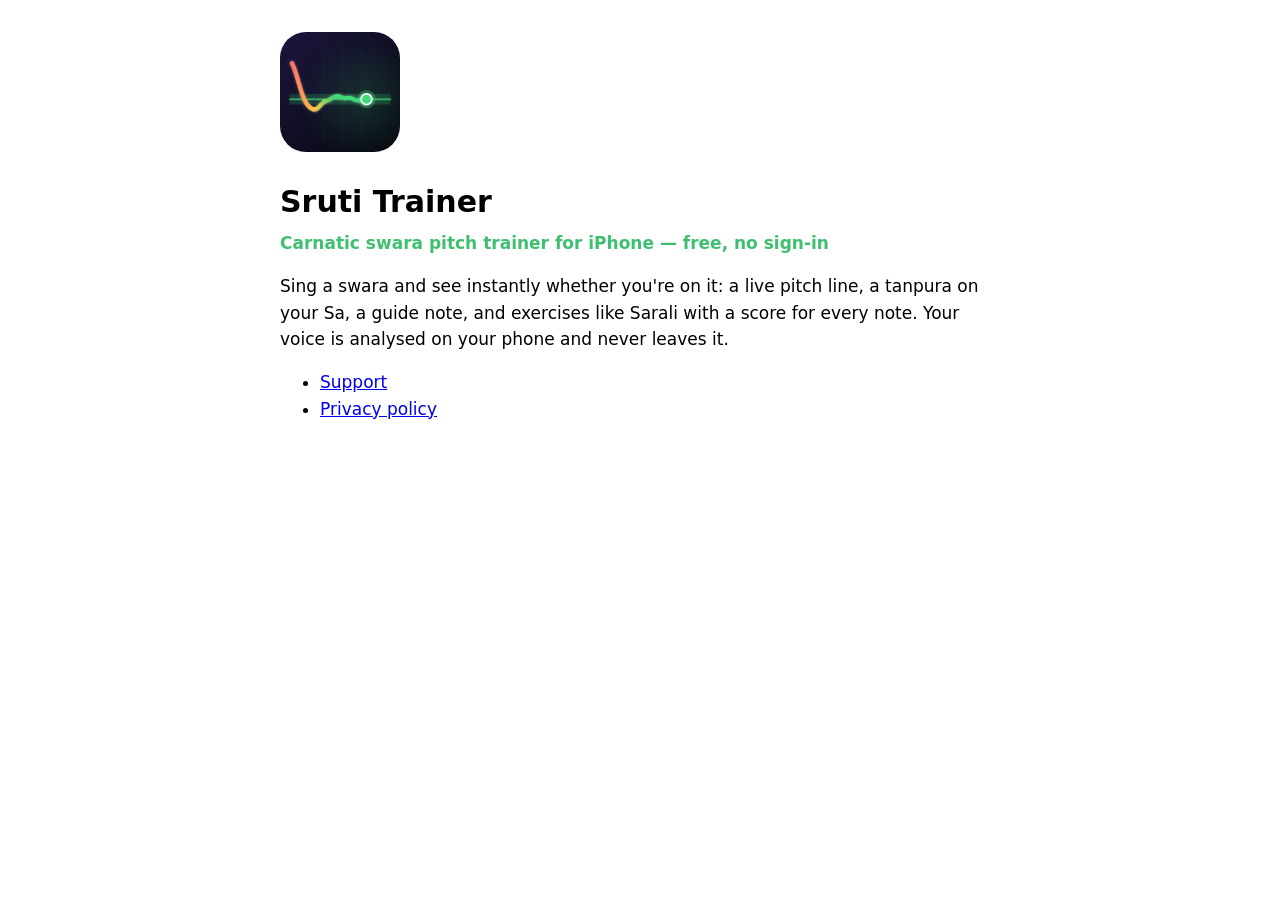
<file: index.html>
<!doctype html>
<html lang="en">
<head>
<meta charset="utf-8">
<meta name="viewport" content="width=device-width, initial-scale=1">
<title>Sruti Trainer</title>
<style>
  :root { color-scheme: light dark; }
  body { font: 17px/1.55 -apple-system, system-ui, sans-serif; max-width: 720px; margin: 0 auto; padding: 32px 20px; }
  h1 { font-size: 30px; margin-bottom: 4px; }
  .sub { color: #3fbf6f; font-weight: 600; margin-top: 0; }
  img { width: 120px; height: 120px; border-radius: 26px; }
</style>
</head>
<body>
<img src="AppIcon-1024.png" alt="Sruti Trainer icon">
<h1>Sruti Trainer</h1>
<p class="sub">Carnatic swara pitch trainer for iPhone — free, no sign-in</p>
<p>Sing a swara and see instantly whether you're on it: a live pitch line, a tanpura on your Sa, a guide note, and exercises like Sarali with a score for every note. Your voice is analysed on your phone and never leaves it.</p>
<ul>
  <li><a href="support.html">Support</a></li>
  <li><a href="privacy-policy.html">Privacy policy</a></li>
</ul>
</body>
</html>
</file>
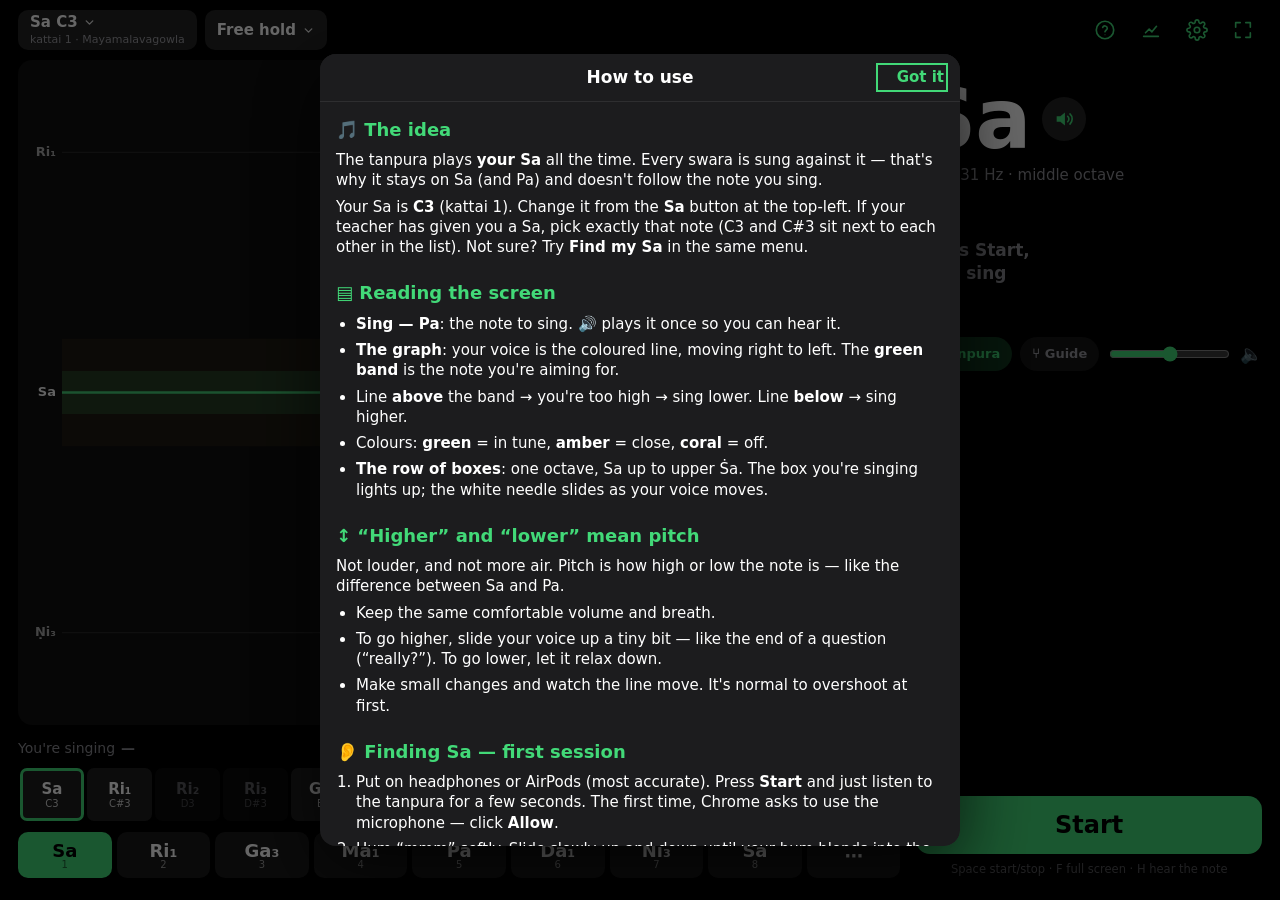
<file: app/index.html>
<!doctype html>
<html lang="en">
<head>
<meta charset="utf-8">
<meta name="viewport" content="width=device-width, initial-scale=1, viewport-fit=cover">
<title>Sruti Trainer</title>
<meta name="description" content="Carnatic swara pitch trainer: sing and see instantly whether you're on the note.">
<meta name="theme-color" content="#000000">
<link rel="manifest" href="manifest.webmanifest">
<link rel="icon" href="icons/icon-192.png" type="image/png">
<link rel="apple-touch-icon" href="icons/apple-touch-icon.png">
<link rel="stylesheet" href="css/app.css">
</head>
<body>
<div id="app" class="app">
  <header class="topbar">
    <button id="saChip" class="chip sa-chip" aria-haspopup="menu">
      <span class="sa-main"><span id="saName">Sa D3</span> <svg class="chev" viewBox="0 0 24 24"><path d="m6 9 6 6 6-6"/></svg></span>
      <span class="sa-sub" id="saSub">kattai 2 · Mayamalavagowla</span>
    </button>
    <button id="exerciseChip" class="chip" aria-haspopup="menu"><span id="exerciseName">Free hold</span> <svg class="chev" viewBox="0 0 24 24"><path d="m6 9 6 6 6-6"/></svg></button>
    <div class="spacer"></div>
    <span id="installHint" class="install-hint" hidden></span>
    <button class="icon-btn" id="btnInstall" title="Install as an app" hidden>
      <svg viewBox="0 0 24 24"><path d="M12 3v12m0 0-5-5m5 5 5-5M5 21h14"/></svg>
    </button>
    <button class="icon-btn" id="btnGuide" title="How to use (?)" aria-label="How to use">
      <svg viewBox="0 0 24 24"><circle cx="12" cy="12" r="9.5"/><path d="M9.5 9.2a2.6 2.6 0 0 1 5 .9c0 1.8-2.5 2.2-2.5 3.9"/><circle cx="12" cy="17.2" r=".6" class="fill"/></svg>
    </button>
    <button class="icon-btn" id="btnHistory" title="History" aria-label="History">
      <svg viewBox="0 0 24 24"><path d="M4 19h16M6 15l4-4 3 3 5-6"/></svg>
    </button>
    <button class="icon-btn" id="btnSettings" title="Settings" aria-label="Settings">
      <svg viewBox="0 0 24 24"><circle cx="12" cy="12" r="3"/><path d="M19.4 15a1.7 1.7 0 0 0 .3 1.8l.1.1a2 2 0 1 1-2.8 2.8l-.1-.1a1.7 1.7 0 0 0-1.8-.3 1.7 1.7 0 0 0-1 1.5V21a2 2 0 1 1-4 0v-.1a1.7 1.7 0 0 0-1.1-1.5 1.7 1.7 0 0 0-1.8.3l-.1.1a2 2 0 1 1-2.8-2.8l.1-.1a1.7 1.7 0 0 0 .3-1.8 1.7 1.7 0 0 0-1.5-1H3a2 2 0 1 1 0-4h.1a1.7 1.7 0 0 0 1.5-1.1 1.7 1.7 0 0 0-.3-1.8l-.1-.1a2 2 0 1 1 2.8-2.8l.1.1a1.7 1.7 0 0 0 1.8.3H9a1.7 1.7 0 0 0 1-1.5V3a2 2 0 1 1 4 0v.1a1.7 1.7 0 0 0 1 1.5 1.7 1.7 0 0 0 1.8-.3l.1-.1a2 2 0 1 1 2.8 2.8l-.1.1a1.7 1.7 0 0 0-.3 1.8V9a1.7 1.7 0 0 0 1.5 1H21a2 2 0 1 1 0 4h-.1a1.7 1.7 0 0 0-1.5 1z"/></svg>
    </button>
    <button class="icon-btn" id="btnFullscreen" title="Full screen (F)" aria-label="Full screen">
      <svg viewBox="0 0 24 24" id="fsIcon"><path d="M4 9V4h5M20 9V4h-5M4 15v5h5M20 15v5h-5"/></svg>
    </button>
  </header>

  <main class="main">
    <section class="graph-wrap">
      <canvas id="graph" aria-label="Pitch graph"></canvas>
      <div id="blindOverlay" class="blind-overlay" hidden>
        <div class="ear">👂</div>
        <div class="blind-title">Blind mode — sing by ear</div>
        <div class="blind-sub">Pause to see how you did</div>
      </div>
    </section>

    <section class="strip">
      <div class="strip-line">
        <span class="muted">You're singing</span>
        <span id="singing" class="singing">—</span>
        <span class="spacer"></span>
        <button id="blindToggle" class="pill">Blind</button>
      </div>
      <div class="strip-cells" id="stripCells"></div>
    </section>

    <section id="picker" class="picker"></section>
    <section id="exerciseBar" class="exercise-bar" hidden>
      <div class="chips-scroll" id="chips"></div>
      <div class="hold-progress" id="holdProgress" hidden><div class="hold-fill" id="holdFill"></div></div>
      <div class="exercise-controls" id="exerciseControls"></div>
    </section>
  </main>

  <aside class="side">
    <section class="header-row">
      <div class="target" id="target">
        <div class="caption">Sing</div>
        <div class="target-line">
          <span id="targetName" class="target-name">Sa</span>
          <button id="hearBtn" class="round-btn" title="Hear this note (H)" aria-label="Hear the note">
            <svg viewBox="0 0 24 24"><path d="M4 9h4l5-4v14l-5-4H4z" class="fill"/><path d="M16 9a4 4 0 0 1 0 6M18.5 6.5a7.5 7.5 0 0 1 0 11"/></svg>
          </button>
        </div>
        <div id="targetMeta" class="target-meta">D3 · 147 Hz · middle octave</div>
      </div>
      <div class="readout" id="readout"></div>
    </section>

    <section class="drone">
      <div class="drone-row">
        <button id="tanpuraToggle" class="pill toggle">♪ Tanpura</button>
        <button id="guideToggle" class="pill toggle">⑂ Guide</button>
        <input id="volume" type="range" min="0" max="1" step="0.01" aria-label="Tanpura volume">
        <span id="routeIcon" class="route" title="Output"></span>
      </div>
      <div id="routeNote" class="route-note" hidden></div>
    </section>

    <section class="controls">
      <div id="replayNote" class="replay-note" hidden></div>
      <div id="errorNote" class="error-note" hidden></div>
      <div id="permissionNote" class="permission-note" hidden>
        <strong>Microphone access is off.</strong>
        <span>Click the 🔒 / site-settings icon at the left of Chrome's address bar → Microphone → Allow, then reload.</span>
      </div>
      <button id="startBtn" class="start-btn">Start</button>
      <div class="shortcut-hint">Space start/stop · F full screen · H hear the note</div>
    </section>
  </aside>

  <div id="diag" class="diag" hidden></div>
</div>

<div id="popover" class="popover" hidden></div>
<dialog id="sheet" class="sheet"></dialog>

<script type="module" src="js/app.js"></script>
</body>
</html>
</file>
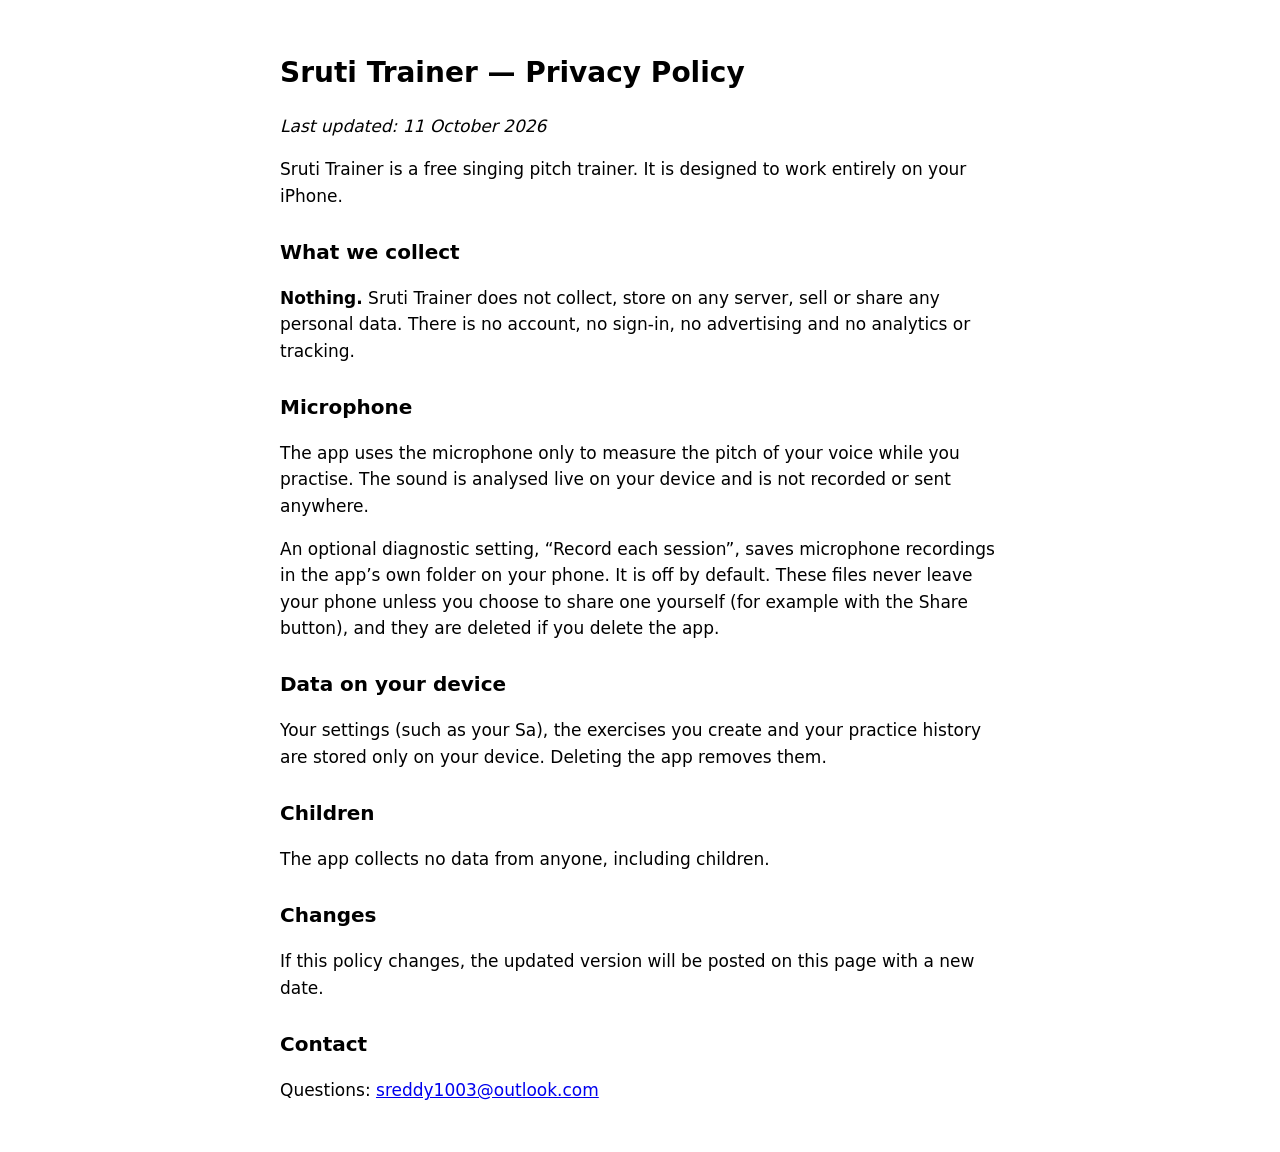
<file: privacy-policy.html>
<!doctype html>
<html lang="en">
<head>
<meta charset="utf-8">
<meta name="viewport" content="width=device-width, initial-scale=1">
<title>Sruti Trainer — Privacy Policy</title>
<style>
  :root { color-scheme: light dark; }
  body { font: 17px/1.55 -apple-system, system-ui, sans-serif; max-width: 720px; margin: 0 auto; padding: 32px 20px; }
  h1 { font-size: 28px; } h2 { font-size: 20px; margin-top: 28px; }
</style>
</head>
<body>
<h1>Sruti Trainer — Privacy Policy</h1>
<p><em>Last updated: 11 October 2026</em></p>

<p>Sruti Trainer is a free singing pitch trainer. It is designed to work entirely on your iPhone.</p>

<h2>What we collect</h2>
<p><strong>Nothing.</strong> Sruti Trainer does not collect, store on any server, sell or share any personal data. There is no account, no sign-in, no advertising and no analytics or tracking.</p>

<h2>Microphone</h2>
<p>The app uses the microphone only to measure the pitch of your voice while you practise. The sound is analysed live on your device and is not recorded or sent anywhere.</p>
<p>An optional diagnostic setting, “Record each session”, saves microphone recordings in the app’s own folder on your phone. It is off by default. These files never leave your phone unless you choose to share one yourself (for example with the Share button), and they are deleted if you delete the app.</p>

<h2>Data on your device</h2>
<p>Your settings (such as your Sa), the exercises you create and your practice history are stored only on your device. Deleting the app removes them.</p>

<h2>Children</h2>
<p>The app collects no data from anyone, including children.</p>

<h2>Changes</h2>
<p>If this policy changes, the updated version will be posted on this page with a new date.</p>

<h2>Contact</h2>
<p>Questions: <a href="mailto:sreddy1003@outlook.com">sreddy1003@outlook.com</a></p>
</body>
</html>
</file>
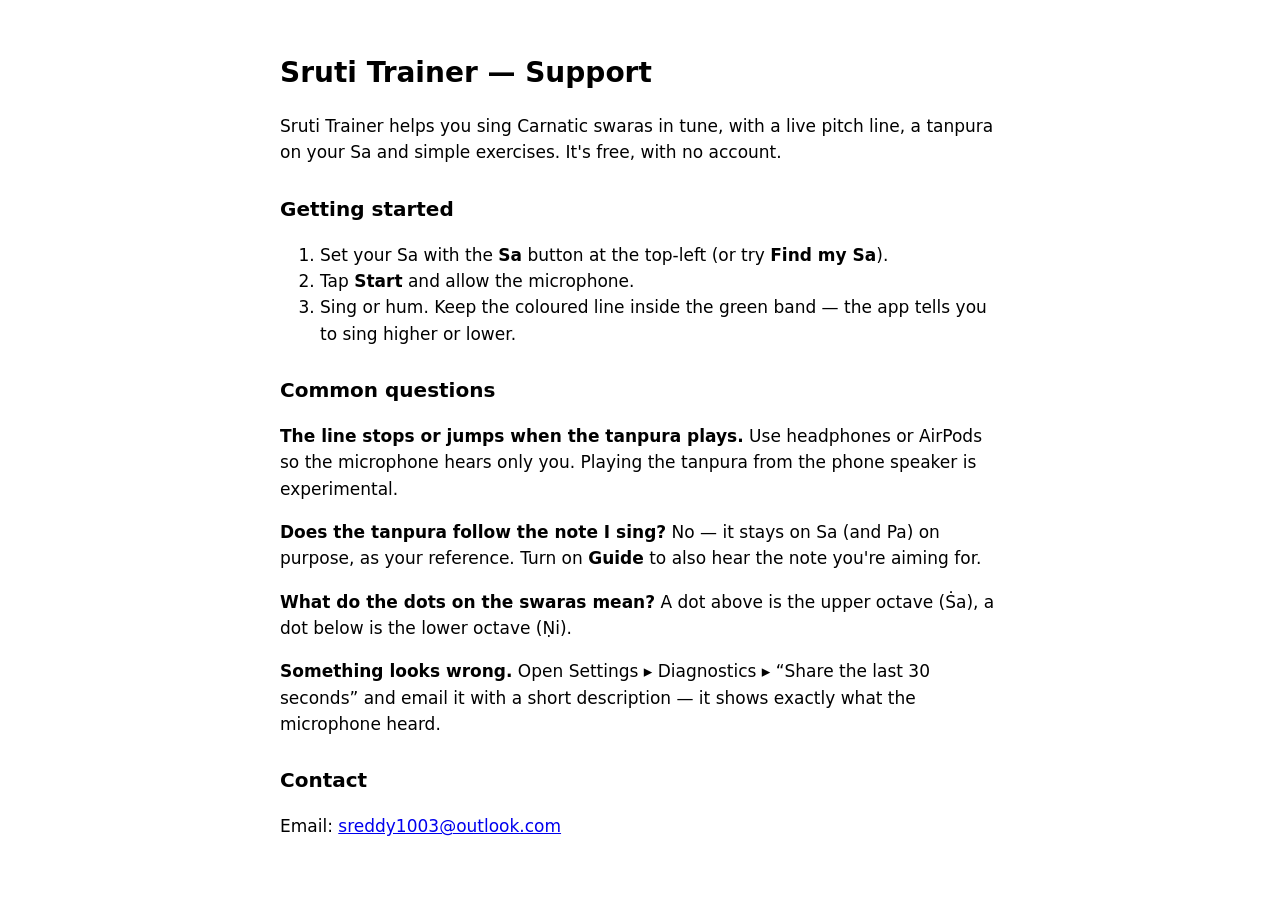
<file: support.html>
<!doctype html>
<html lang="en">
<head>
<meta charset="utf-8">
<meta name="viewport" content="width=device-width, initial-scale=1">
<title>Sruti Trainer — Support</title>
<style>
  :root { color-scheme: light dark; }
  body { font: 17px/1.55 -apple-system, system-ui, sans-serif; max-width: 720px; margin: 0 auto; padding: 32px 20px; }
  h1 { font-size: 28px; } h2 { font-size: 20px; margin-top: 28px; }
</style>
</head>
<body>
<h1>Sruti Trainer — Support</h1>
<p>Sruti Trainer helps you sing Carnatic swaras in tune, with a live pitch line, a tanpura on your Sa and simple exercises. It's free, with no account.</p>

<h2>Getting started</h2>
<ol>
  <li>Set your Sa with the <strong>Sa</strong> button at the top-left (or try <strong>Find my Sa</strong>).</li>
  <li>Tap <strong>Start</strong> and allow the microphone.</li>
  <li>Sing or hum. Keep the coloured line inside the green band — the app tells you to sing higher or lower.</li>
</ol>

<h2>Common questions</h2>
<p><strong>The line stops or jumps when the tanpura plays.</strong> Use headphones or AirPods so the microphone hears only you. Playing the tanpura from the phone speaker is experimental.</p>
<p><strong>Does the tanpura follow the note I sing?</strong> No — it stays on Sa (and Pa) on purpose, as your reference. Turn on <strong>Guide</strong> to also hear the note you're aiming for.</p>
<p><strong>What do the dots on the swaras mean?</strong> A dot above is the upper octave (Ṡa), a dot below is the lower octave (Ṇi).</p>
<p><strong>Something looks wrong.</strong> Open Settings ▸ Diagnostics ▸ “Share the last 30 seconds” and email it with a short description — it shows exactly what the microphone heard.</p>

<h2>Contact</h2>
<p>Email: <a href="mailto:sreddy1003@outlook.com">sreddy1003@outlook.com</a></p>
</body>
</html>
</file>
<file: app/css/app.css>
/* Sruti Trainer for the web. Dark, high-contrast, big type — readable from a step back, like the iPhone app.
   Laptop (≥ 900 px): graph on the left, what-to-sing + controls on the right. Narrow: the phone layout. */
:root {
  color-scheme: dark;
  --bg: #000;
  --panel: rgba(255, 255, 255, 0.06);
  --panel-2: rgba(255, 255, 255, 0.1);
  --panel-3: rgba(255, 255, 255, 0.14);
  --text: #fff;
  --muted: rgba(235, 235, 245, 0.6);
  --faint: rgba(235, 235, 245, 0.35);
  --green: rgb(66, 217, 120);
  --amber: rgb(255, 199, 71);
  --coral: rgb(255, 115, 107);
  --mandra: rgb(115, 179, 255);
  --tara: rgb(217, 153, 255);
  --sheet: #1c1c1e;
  --round: "SF Pro Rounded", ui-rounded, system-ui, -apple-system, "Segoe UI", sans-serif;
  --ui: system-ui, -apple-system, "Segoe UI", Roboto, sans-serif;
}

* { box-sizing: border-box; }
html, body { margin: 0; height: 100%; background: var(--bg); color: var(--text); font: 15px/1.35 var(--ui); }
body { overflow: hidden; -webkit-font-smoothing: antialiased; }
button { font: inherit; color: inherit; background: none; border: 0; cursor: pointer; padding: 0; }
button:focus-visible, input:focus-visible, select:focus-visible, textarea:focus-visible { outline: 2px solid var(--green); outline-offset: 2px; }
[hidden] { display: none !important; }
.muted { color: var(--muted); }
.spacer { flex: 1; }
svg { width: 22px; height: 22px; fill: none; stroke: currentColor; stroke-width: 1.8; stroke-linecap: round; stroke-linejoin: round; }
svg .fill { fill: currentColor; stroke: none; }

.app {
  height: 100dvh; display: grid; gap: 10px 16px; padding: 10px 18px 12px;
  grid-template-columns: minmax(0, 1fr) clamp(300px, 27vw, 400px);
  grid-template-rows: auto minmax(0, 1fr) auto;
  grid-template-areas: "top top" "main side" "diag diag";
}

/* Top bar */
.topbar { grid-area: top; display: flex; align-items: center; gap: 8px; min-width: 0; }
.chip { display: inline-flex; flex-direction: column; justify-content: center; height: 40px; padding: 0 12px; border-radius: 10px; background: var(--panel-3); font-weight: 600; white-space: nowrap; }
.chip:hover { background: rgba(255,255,255,0.18); }
#exerciseChip { flex-direction: row; align-items: center; gap: 6px; max-width: 40vw; overflow: hidden; text-overflow: ellipsis; }
.sa-main { font-weight: 700; font-size: 15px; }
.sa-sub { font-size: 11px; color: var(--muted); font-weight: 500; }
.chev { width: 13px; height: 13px; stroke-width: 2.6; opacity: 0.85; vertical-align: -2px; }
.icon-btn { width: 38px; height: 38px; border-radius: 10px; display: grid; place-items: center; color: var(--green); }
.icon-btn:hover { background: var(--panel-2); }
.install-hint { font-size: 12px; color: var(--muted); }

/* Main column */
.main { grid-area: main; display: flex; flex-direction: column; gap: 10px; min-height: 0; min-width: 0; }
.graph-wrap { position: relative; flex: 1; min-height: 200px; background: var(--panel); border-radius: 14px; overflow: hidden; }
#graph { position: absolute; inset: 0; width: 100%; height: 100%; display: block; }
.blind-overlay { position: absolute; inset: 0; background: #121212; display: flex; flex-direction: column; align-items: center; justify-content: center; gap: 8px; }
.blind-overlay .ear { font-size: 40px; }
.blind-title { font-weight: 700; font-size: 18px; }
.blind-sub { color: var(--muted); }

/* Swara strip */
.strip-line { display: flex; align-items: center; gap: 6px; font-size: 14px; margin-bottom: 5px; white-space: nowrap; }
.singing { font-weight: 700; }
.singing .oct { font-weight: 600; }
.pill { font-size: 13px; font-weight: 600; padding: 4px 10px; border-radius: 999px; background: rgba(255,255,255,0.08); color: var(--muted); white-space: nowrap; }
.pill:hover { background: var(--panel-3); }
.pill.on { background: rgba(255,199,71,0.3); color: var(--amber); }
.strip-cells { position: relative; display: grid; grid-template-columns: repeat(13, 1fr); height: 56px; transition: opacity .2s; }
.strip-cells.off-row { opacity: 0.45; }
.cell { margin: 1.5px; border-radius: 7px; display: flex; flex-direction: column; align-items: center; justify-content: center; background: rgba(255,255,255,0.04); color: var(--faint); border: 3px solid transparent; min-width: 0; overflow: hidden; }
.cell.in-raga { background: rgba(255,255,255,0.12); color: #fff; }
.cell.target { border-color: var(--green); }
.cell.sung { color: #000; }
.cell.sung.hit { background: var(--green); }
.cell.sung.miss { background: var(--coral); }
.cell .sw { font: 700 15px var(--round); }
.cell .we { font: 500 10px var(--round); opacity: 0.8; }
.needle { position: absolute; top: -4px; bottom: -4px; width: 4px; margin-left: -2px; border-radius: 2px; background: #fff; box-shadow: 0 0 3px rgba(0,0,0,.9); transition: left 50ms linear; pointer-events: none; }

/* Free-hold swara picker */
.picker { display: flex; gap: 5px; }
.swara-btn { flex: 1; min-height: 46px; border-radius: 10px; background: var(--panel-2); font: 700 18px var(--round); min-width: 0; }
.swara-btn:hover { background: var(--panel-3); }
.swara-btn.selected { background: var(--green); color: #000; }
.swara-btn .key { display: block; font: 500 10px var(--ui); opacity: 0.55; margin-top: -2px; }

/* Exercise bar */
.exercise-bar { display: flex; flex-direction: column; gap: 8px; }
.chips-scroll { display: flex; gap: 5px; overflow-x: auto; padding: 2px; scrollbar-width: none; scroll-behavior: smooth; }
.chips-scroll::-webkit-scrollbar { display: none; }
.note-chip { flex: 0 0 auto; min-width: 42px; min-height: 44px; padding: 0 6px; border-radius: 9px; background: rgba(255,255,255,0.07); display: flex; flex-direction: column; align-items: center; justify-content: center; border: 2.5px solid transparent; font: 700 18px var(--round); }
.note-chip.current { background: rgba(255,255,255,0.22); border-color: var(--green); }
.note-chip.done-past { opacity: 0.5; }
.note-chip.scored { color: #000; }
.note-chip .dots { font-size: 10px; line-height: 6px; opacity: 0.7; letter-spacing: 1px; }
.hold-progress { height: 5px; border-radius: 3px; background: rgba(255,255,255,0.1); overflow: hidden; }
.hold-fill { height: 100%; background: var(--green); width: 0; transition: width 80ms linear; }
.exercise-controls { display: flex; align-items: center; gap: 12px; flex-wrap: wrap; font-size: 13px; }
.segmented { display: inline-flex; background: rgba(255,255,255,0.1); border-radius: 9px; padding: 2px; }
.segmented button { padding: 5px 14px; border-radius: 7px; font-weight: 600; font-size: 13px; color: var(--muted); }
.segmented button.on { background: rgba(255,255,255,0.25); color: #fff; }
.stepper { display: inline-flex; align-items: center; gap: 6px; font-variant-numeric: tabular-nums; }
.stepper button { width: 30px; height: 28px; border-radius: 8px; background: var(--panel-2); font-weight: 700; font-size: 16px; }

/* Side column */
.side { grid-area: side; display: flex; flex-direction: column; gap: 16px; min-height: 0; min-width: 0; overflow-y: auto; }
.header-row { display: flex; flex-direction: column; gap: 18px; }
.caption { font-size: 13px; font-weight: 600; color: var(--muted); }
.target-line { display: flex; align-items: center; gap: 12px; }
.target-name { font: 800 clamp(56px, 6.5vw, 92px)/1 var(--round); letter-spacing: -1px; white-space: nowrap; transition: color .15s; }
.round-btn { width: 44px; height: 44px; border-radius: 50%; background: var(--panel-3); display: grid; place-items: center; color: var(--green); flex: 0 0 auto; }
.round-btn:hover { background: rgba(255,255,255,0.2); }
.target-meta { color: var(--muted); font-variant-numeric: tabular-nums; margin-top: 4px; }
.target-meta.next { color: var(--amber); font-weight: 700; font-size: 17px; }
.note-chip.next-chip { background: rgba(255,199,71,0.15); font-size: 15px; }
.note-chip .tiny { font: 700 9px var(--ui); color: var(--amber); }
.drill-grid { display: grid; grid-template-columns: repeat(auto-fill, minmax(58px, 1fr)); gap: 6px; }
.drill-grid button { min-height: 44px; border-radius: 9px; background: var(--panel-2); font: 700 17px var(--round); }
.drill-grid button.on { background: var(--green); color: #000; }
.seconds { display: flex; align-items: center; gap: 8px; }
.seconds input { width: 72px; text-align: right; font-size: 17px; }
.seconds button { width: 34px; height: 32px; border-radius: 8px; background: var(--panel-2); font-weight: 700; font-size: 18px; }
.readout { min-height: 118px; display: flex; flex-direction: column; justify-content: center; gap: 2px; }
.ro-main { display: flex; align-items: center; gap: 8px; font: 700 clamp(34px, 3.4vw, 48px)/1.05 var(--round); font-variant-numeric: tabular-nums; }
.ro-main .arrow { font-size: 0.85em; }
.ro-dir { font: 600 clamp(18px, 1.6vw, 22px) var(--round); }
.ro-sub { font-size: 13px; color: var(--muted); font-variant-numeric: tabular-nums; }
.ro-hint { font-weight: 600; color: var(--amber); }
.ro-idle { font-weight: 600; font-size: 17px; color: var(--muted); }
.ro-count { font: 800 56px/1 var(--round); font-variant-numeric: tabular-nums; }

.drone { display: flex; flex-direction: column; gap: 6px; }
.drone-row { display: flex; align-items: center; gap: 8px; }
.toggle { height: 34px; padding: 0 12px; font-size: 13px; }
.toggle.on { background: rgba(66,217,120,0.25); color: var(--green); }
.route { color: var(--muted); font-size: 18px; }
.route-note { font-size: 12.5px; color: var(--amber); text-align: left; }
button.route-note:hover { text-decoration: underline; }
input[type=range] { flex: 1; min-width: 60px; accent-color: var(--green); }

.controls { margin-top: auto; display: flex; flex-direction: column; gap: 8px; }
.start-btn { width: 100%; min-height: 58px; border-radius: 14px; background: var(--green); color: #000; font: 700 24px var(--round); }
.start-btn:hover { filter: brightness(1.08); }
.start-btn.stop { background: var(--coral); }
.start-btn:disabled { opacity: 0.6; cursor: default; }
.shortcut-hint { font-size: 11.5px; color: var(--faint); text-align: center; }
.replay-note { font-size: 12.5px; font-weight: 600; color: var(--amber); }
.error-note { color: var(--coral); font-size: 13px; }
.permission-note { display: flex; flex-direction: column; gap: 4px; font-size: 13px; background: rgba(255,115,107,0.12); padding: 10px 12px; border-radius: 10px; }
.diag { grid-area: diag; font: 11px ui-monospace, Menlo, monospace; color: var(--muted); white-space: nowrap; overflow: hidden; text-overflow: ellipsis; }

/* Popover menus */
.popover { position: fixed; z-index: 50; min-width: 240px; max-height: 70vh; overflow-y: auto; background: #2c2c2e; border-radius: 12px; box-shadow: 0 12px 40px rgba(0,0,0,0.6); padding: 6px; border: 1px solid rgba(255,255,255,0.08); }
.menu-item { display: flex; align-items: center; gap: 10px; width: 100%; padding: 8px 10px; border-radius: 8px; text-align: left; font-size: 14px; }
.menu-item:hover, .menu-item:focus-visible { background: rgba(255,255,255,0.1); outline: none; }
.menu-item .check { width: 16px; color: var(--green); font-weight: 700; }
.menu-item .detail { margin-left: auto; color: var(--muted); font-size: 12px; }
.menu-section { font-size: 11px; font-weight: 600; color: var(--muted); padding: 8px 10px 4px; text-transform: uppercase; letter-spacing: .04em; }
.menu-sep { height: 1px; background: rgba(255,255,255,0.08); margin: 4px 6px; }

/* Sheets (dialogs) */
.sheet { width: min(640px, calc(100vw - 24px)); max-height: min(88vh, 900px); padding: 0; border: 0; border-radius: 16px; background: var(--sheet); color: var(--text); box-shadow: 0 20px 70px rgba(0,0,0,0.7); }
.sheet::backdrop { background: rgba(0,0,0,0.6); }
.sheet-head { position: sticky; top: 0; z-index: 2; display: flex; align-items: center; gap: 8px; padding: 12px 16px; background: var(--sheet); border-bottom: 1px solid rgba(255,255,255,0.08); }
.sheet-head h2 { flex: 1; margin: 0; font-size: 17px; text-align: center; }
.sheet-head .btn-text { color: var(--green); font-weight: 600; min-width: 64px; }
.sheet-head .btn-text.left { text-align: left; }
.sheet-head .btn-text.right { text-align: right; font-weight: 700; }
.sheet-head .btn-text:disabled { color: var(--faint); cursor: default; }
.sheet-body { padding: 16px; display: flex; flex-direction: column; gap: 18px; }
.group h3 { margin: 0 0 6px 4px; font-size: 12px; font-weight: 600; text-transform: uppercase; letter-spacing: .04em; color: var(--muted); }
.group .card { background: rgba(255,255,255,0.06); border-radius: 12px; overflow: hidden; }
.group .foot { font-size: 12.5px; color: var(--muted); margin: 6px 4px 0; }
.row { display: flex; align-items: center; gap: 10px; padding: 10px 14px; min-height: 46px; }
.row + .row { border-top: 1px solid rgba(255,255,255,0.07); }
.row .label { flex: 1; }
.row .value { color: var(--muted); font-variant-numeric: tabular-nums; }
.row.col { flex-direction: column; align-items: stretch; }
.row button.link { color: var(--green); text-align: left; }
select, input[type=text], textarea { background: rgba(255,255,255,0.1); color: var(--text); border: 1px solid rgba(255,255,255,0.12); border-radius: 8px; padding: 6px 8px; font: inherit; }
textarea { width: 100%; min-height: 84px; font-family: ui-monospace, Menlo, monospace; resize: vertical; }
input[type=text] { width: 100%; }
.switch { position: relative; width: 50px; height: 30px; flex: 0 0 auto; }
.switch input { opacity: 0; width: 0; height: 0; position: absolute; }
.switch span { position: absolute; inset: 0; border-radius: 15px; background: rgba(120,120,128,0.36); transition: .2s; cursor: pointer; }
.switch span::after { content: ""; position: absolute; left: 2px; top: 2px; width: 26px; height: 26px; border-radius: 50%; background: #fff; transition: .2s; }
.switch input:checked + span { background: var(--green); }
.switch input:checked + span::after { transform: translateX(20px); }
.switch input:focus-visible + span { outline: 2px solid var(--green); outline-offset: 2px; }
.primary-btn { width: 100%; min-height: 48px; border-radius: 12px; background: var(--green); color: #000; font-weight: 700; font-size: 17px; }
.secondary-btn { color: var(--green); font-weight: 600; padding: 8px; }
.danger { color: var(--coral); }

.stat-grid { display: grid; grid-template-columns: 1fr 1fr; gap: 10px; }
.stat { background: var(--panel); border-radius: 12px; padding: 12px; }
.stat .t { font-size: 12px; color: var(--muted); }
.stat .v { font: 700 24px var(--round); font-variant-numeric: tabular-nums; }
.result-grid { display: grid; grid-template-columns: repeat(auto-fill, minmax(76px, 1fr)); gap: 6px; }
.result { border-radius: 10px; min-height: 56px; display: flex; flex-direction: column; align-items: center; justify-content: center; color: #000; }
.result.unsung { background: rgba(142,142,147,0.4); color: #fff; }
.result .n { font: 700 20px var(--round); }
.result .e { font-size: 12px; font-variant-numeric: tabular-nums; }
.preview-chips { display: flex; gap: 4px; flex-wrap: wrap; }
.preview-chip { min-width: 36px; min-height: 40px; padding: 2px 6px; border-radius: 8px; background: var(--panel-2); display: flex; flex-direction: column; align-items: center; justify-content: center; font: 700 17px var(--round); }
.preview-chip small { font: 500 10px var(--ui); color: var(--muted); }
.parse-error { color: var(--coral); display: flex; gap: 6px; font-size: 14px; }

.chart { display: flex; align-items: flex-end; gap: 8px; height: 170px; padding: 18px 8px 0; border-bottom: 1px solid rgba(255,255,255,0.12); }
.bar-col { flex: 1; display: flex; flex-direction: column; align-items: center; justify-content: flex-end; height: 100%; min-width: 0; }
.bar { width: 100%; max-width: 40px; border-radius: 4px 4px 0 0; }
.bar-pct { font-size: 11px; color: var(--muted); margin-bottom: 2px; }
.bar-day { font-size: 10.5px; color: var(--muted); padding: 4px 0; text-align: center; white-space: nowrap; }
.hist-row { display: flex; align-items: center; gap: 10px; padding: 10px 14px; }
.hist-row + .hist-row { border-top: 1px solid rgba(255,255,255,0.07); }
.hist-row .name { font-weight: 600; }
.hist-row .det { font-size: 12px; color: var(--muted); }
.hist-row .pct { margin-left: auto; font: 700 20px var(--round); font-variant-numeric: tabular-nums; }
.hist-row .del { color: var(--faint); font-size: 16px; padding: 4px 6px; }
.hist-row .del:hover { color: var(--coral); }
.empty { text-align: center; color: var(--muted); padding: 40px 16px; }
.empty b { display: block; color: var(--text); font-size: 18px; margin-bottom: 6px; }

.guide h3 { color: var(--green); font-size: 18px; margin: 0 0 8px; }
.guide p, .guide li { margin: 0 0 6px; }
.guide ul, .guide ol { padding-left: 20px; margin: 0; }
.guide kbd { font: 12px ui-monospace, Menlo, monospace; background: rgba(255,255,255,0.12); border-radius: 5px; padding: 1px 6px; }

.ring { position: relative; width: 190px; height: 190px; margin: 4px auto; }
.ring svg { width: 190px; height: 190px; transform: rotate(-90deg); }
.ring .inner { position: absolute; inset: 0; display: flex; flex-direction: column; align-items: center; justify-content: center; }
.ring .hz { font: 700 28px var(--round); font-variant-numeric: tabular-nums; }
.center { text-align: center; }
.big-note { font: 800 46px var(--round); text-align: center; }

/* Narrow screens: the phone layout (header above the graph, controls below). */
@media (max-width: 899px) {
  body { overflow: auto; }
  .app {
    grid-template-columns: minmax(0, 1fr);
    grid-template-rows: auto auto minmax(300px, 1fr) auto auto auto;
    grid-template-areas: "top" "header" "main" "drone" "controls" "diag";
    padding: 8px 16px 10px; gap: 8px;
  }
  .side { display: contents; }
  .header-row { grid-area: header; flex-direction: row; align-items: center; justify-content: space-between; height: 100px; gap: 12px; }
  .drone { grid-area: drone; }
  .controls { grid-area: controls; }
  .target-name { font-size: 52px; }
  .readout { align-items: flex-end; text-align: right; min-height: 0; }
  .ro-main { font-size: 30px; }
  .ro-dir { font-size: 17px; }
  .shortcut-hint { display: none; }
  .sa-sub { display: none; }
  .install-hint { display: none; }
}
@media (max-width: 480px) {
  .cell .sw { font-size: 12px; }
  .cell .we { font-size: 8.5px; }
  .swara-btn { font-size: 15px; }
}
</file>
